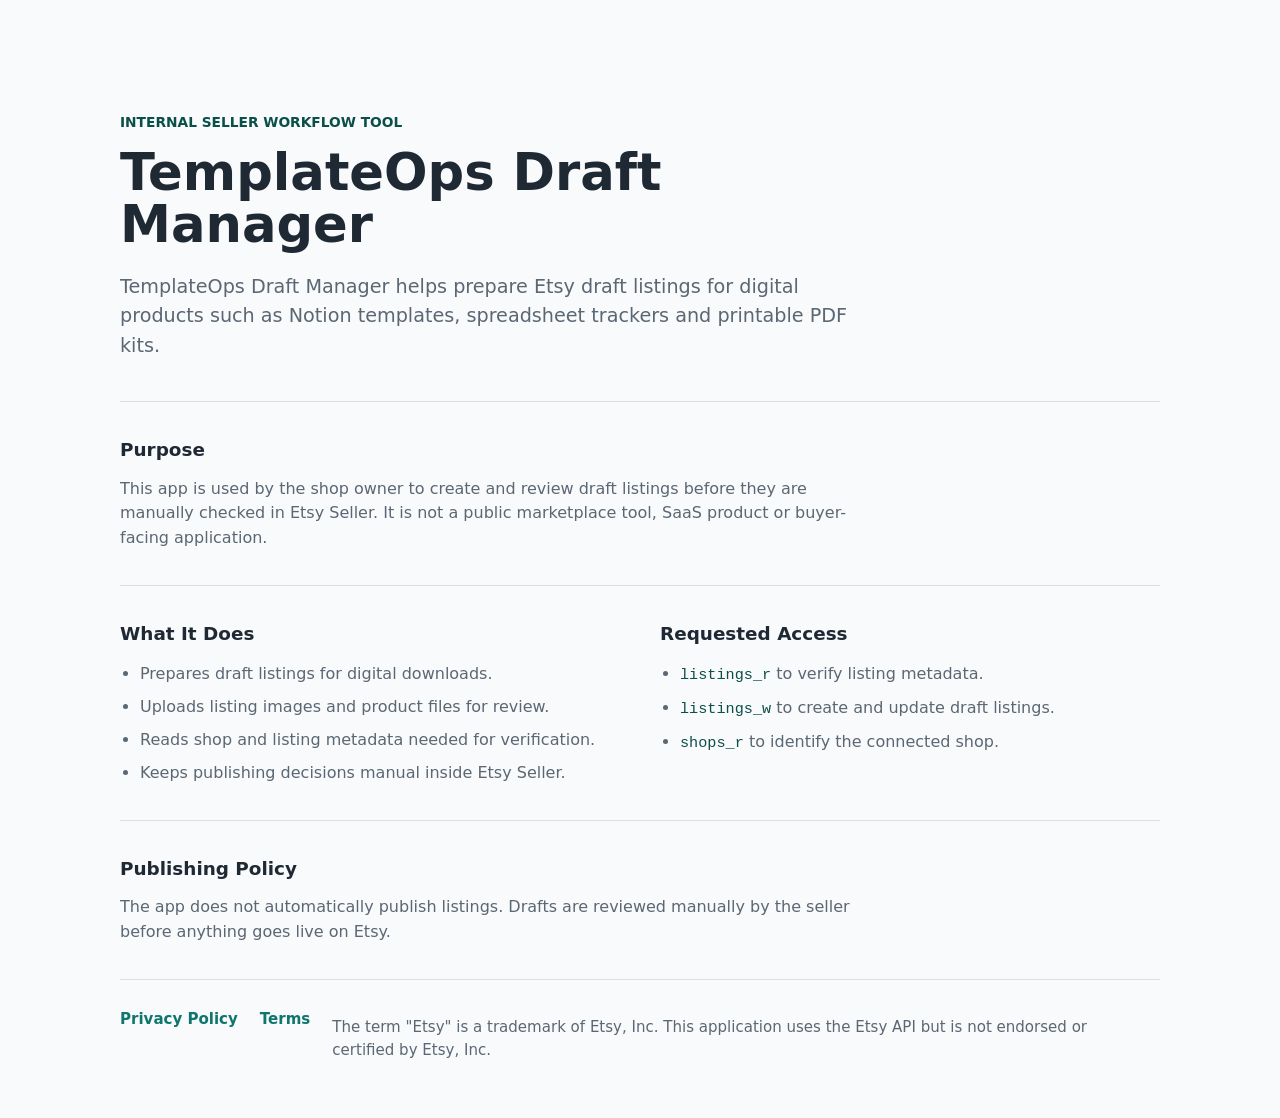
<file: index.html>
<!doctype html>
<html lang="en">
  <head>
    <meta charset="utf-8">
    <meta name="viewport" content="width=device-width, initial-scale=1">
    <title>TemplateOps Draft Manager</title>
    <meta name="description" content="Internal Etsy seller tool for preparing digital product draft listings.">
    <link rel="stylesheet" href="./styles.css">
  </head>
  <body>
    <main class="page">
      <section class="hero">
        <p class="eyebrow">Internal seller workflow tool</p>
        <h1>TemplateOps Draft Manager</h1>
        <p class="lede">
          TemplateOps Draft Manager helps prepare Etsy draft listings for digital products such as Notion templates, spreadsheet trackers and printable PDF kits.
        </p>
      </section>

      <section class="section">
        <h2>Purpose</h2>
        <p>
          This app is used by the shop owner to create and review draft listings before they are manually checked in Etsy Seller. It is not a public marketplace tool, SaaS product or buyer-facing application.
        </p>
      </section>

      <section class="section grid">
        <div>
          <h2>What It Does</h2>
          <ul>
            <li>Prepares draft listings for digital downloads.</li>
            <li>Uploads listing images and product files for review.</li>
            <li>Reads shop and listing metadata needed for verification.</li>
            <li>Keeps publishing decisions manual inside Etsy Seller.</li>
          </ul>
        </div>
        <div>
          <h2>Requested Access</h2>
          <ul>
            <li><code>listings_r</code> to verify listing metadata.</li>
            <li><code>listings_w</code> to create and update draft listings.</li>
            <li><code>shops_r</code> to identify the connected shop.</li>
          </ul>
        </div>
      </section>

      <section class="section">
        <h2>Publishing Policy</h2>
        <p>
          The app does not automatically publish listings. Drafts are reviewed manually by the seller before anything goes live on Etsy.
        </p>
      </section>

      <footer class="footer">
        <a href="./privacy.html">Privacy Policy</a>
        <a href="./terms.html">Terms</a>
        <p>
          The term "Etsy" is a trademark of Etsy, Inc. This application uses the Etsy API but is not endorsed or certified by Etsy, Inc.
        </p>
      </footer>
    </main>
  </body>
</html>
</file>
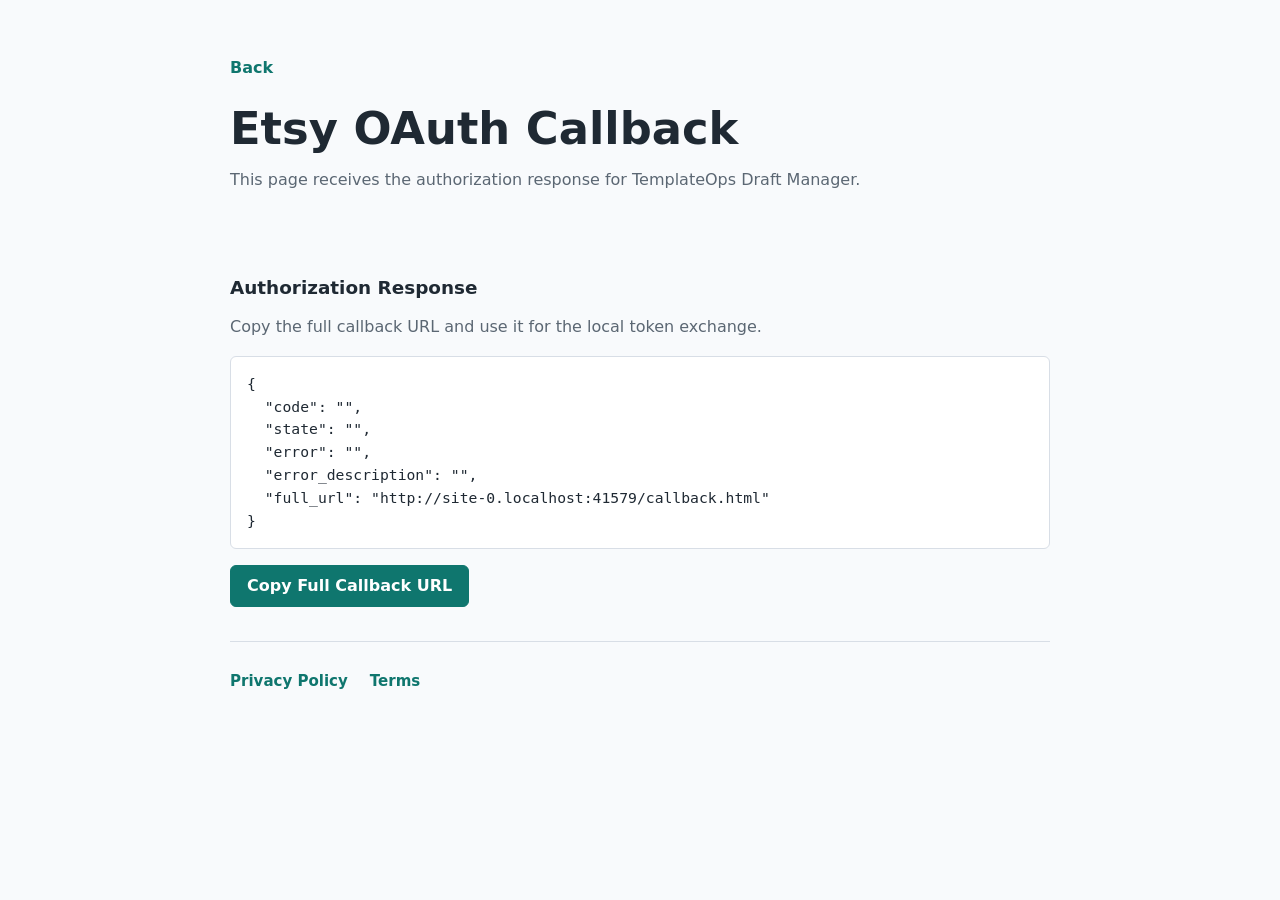
<file: callback.html>
<!doctype html>
<html lang="en">
  <head>
    <meta charset="utf-8">
    <meta name="viewport" content="width=device-width, initial-scale=1">
    <title>Etsy OAuth Callback | TemplateOps Draft Manager</title>
    <meta name="description" content="OAuth callback page for TemplateOps Draft Manager.">
    <link rel="stylesheet" href="./styles.css">
  </head>
  <body>
    <main class="page document">
      <a class="back" href="./index.html">Back</a>
      <h1>Etsy OAuth Callback</h1>
      <p class="muted">
        This page receives the authorization response for TemplateOps Draft Manager.
      </p>

      <section class="section">
        <h2>Authorization Response</h2>
        <p id="status">Reading callback parameters...</p>
        <pre id="callback-output" class="callback-output"></pre>
        <button id="copy-url" class="button" type="button">Copy Full Callback URL</button>
      </section>

      <footer class="footer">
        <a href="./privacy.html">Privacy Policy</a>
        <a href="./terms.html">Terms</a>
      </footer>
    </main>

    <script>
      const params = new URLSearchParams(window.location.search);
      const output = document.getElementById("callback-output");
      const status = document.getElementById("status");
      const data = {
        code: params.get("code") || "",
        state: params.get("state") || "",
        error: params.get("error") || "",
        error_description: params.get("error_description") || "",
        full_url: window.location.href
      };

      output.textContent = JSON.stringify(data, null, 2);
      status.textContent = data.error
        ? "Etsy returned an authorization error."
        : "Copy the full callback URL and use it for the local token exchange.";

      document.getElementById("copy-url").addEventListener("click", async () => {
        await navigator.clipboard.writeText(window.location.href);
      });
    </script>
  </body>
</html>
</file>
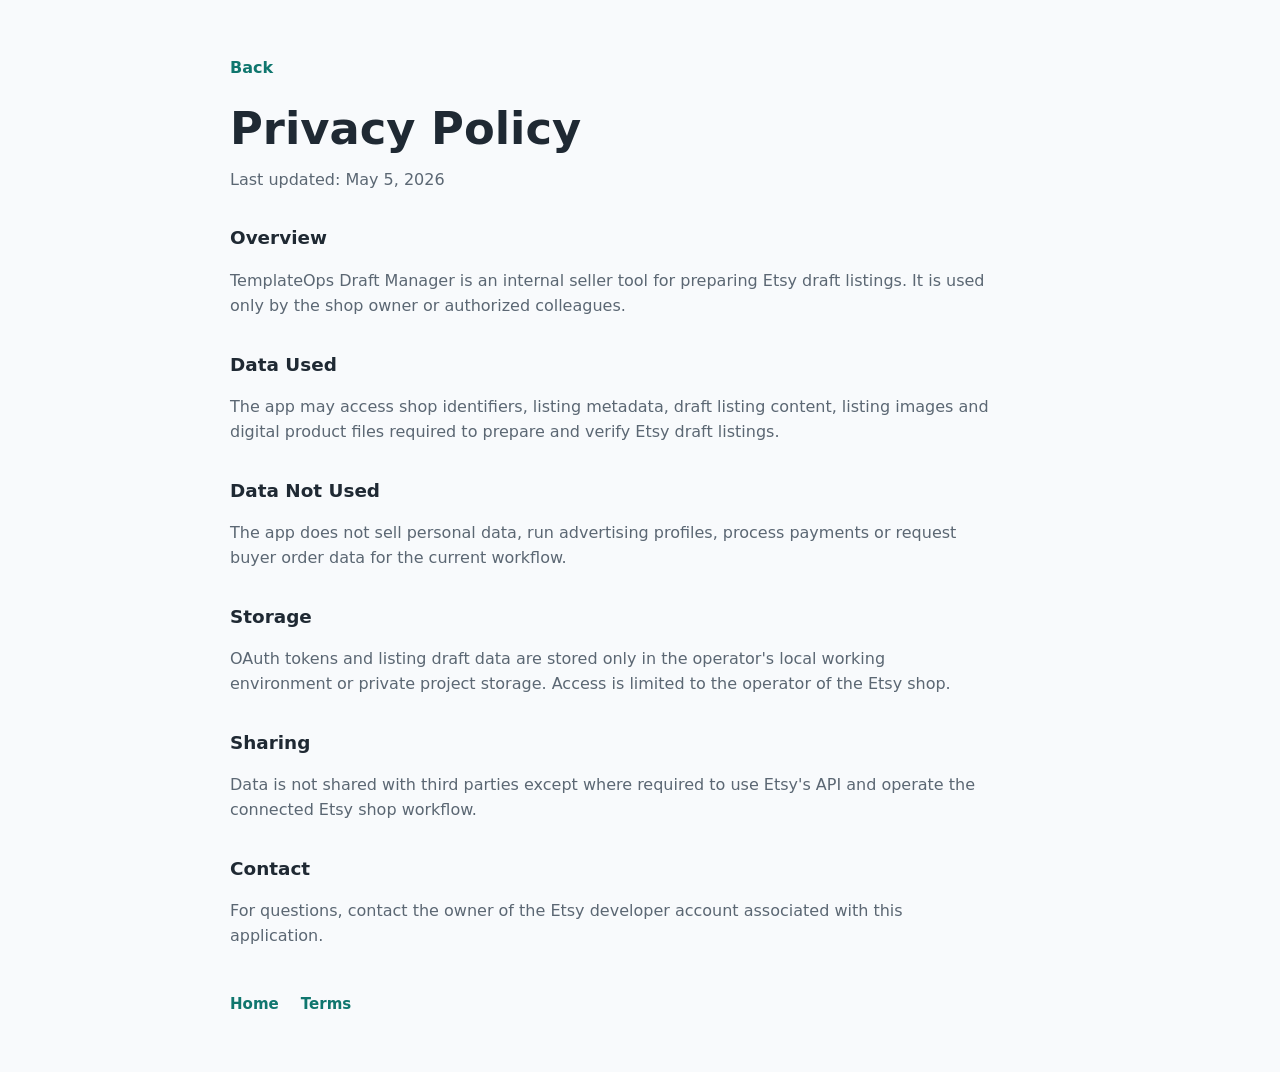
<file: privacy.html>
<!doctype html>
<html lang="en">
  <head>
    <meta charset="utf-8">
    <meta name="viewport" content="width=device-width, initial-scale=1">
    <title>Privacy Policy | TemplateOps Draft Manager</title>
    <meta name="description" content="Privacy policy for TemplateOps Draft Manager.">
    <link rel="stylesheet" href="./styles.css">
  </head>
  <body>
    <main class="page document">
      <a class="back" href="./index.html">Back</a>
      <h1>Privacy Policy</h1>
      <p class="muted">Last updated: May 5, 2026</p>

      <h2>Overview</h2>
      <p>
        TemplateOps Draft Manager is an internal seller tool for preparing Etsy draft listings. It is used only by the shop owner or authorized colleagues.
      </p>

      <h2>Data Used</h2>
      <p>
        The app may access shop identifiers, listing metadata, draft listing content, listing images and digital product files required to prepare and verify Etsy draft listings.
      </p>

      <h2>Data Not Used</h2>
      <p>
        The app does not sell personal data, run advertising profiles, process payments or request buyer order data for the current workflow.
      </p>

      <h2>Storage</h2>
      <p>
        OAuth tokens and listing draft data are stored only in the operator's local working environment or private project storage. Access is limited to the operator of the Etsy shop.
      </p>

      <h2>Sharing</h2>
      <p>
        Data is not shared with third parties except where required to use Etsy's API and operate the connected Etsy shop workflow.
      </p>

      <h2>Contact</h2>
      <p>
        For questions, contact the owner of the Etsy developer account associated with this application.
      </p>

      <footer class="footer">
        <a href="./index.html">Home</a>
        <a href="./terms.html">Terms</a>
      </footer>
    </main>
  </body>
</html>
</file>
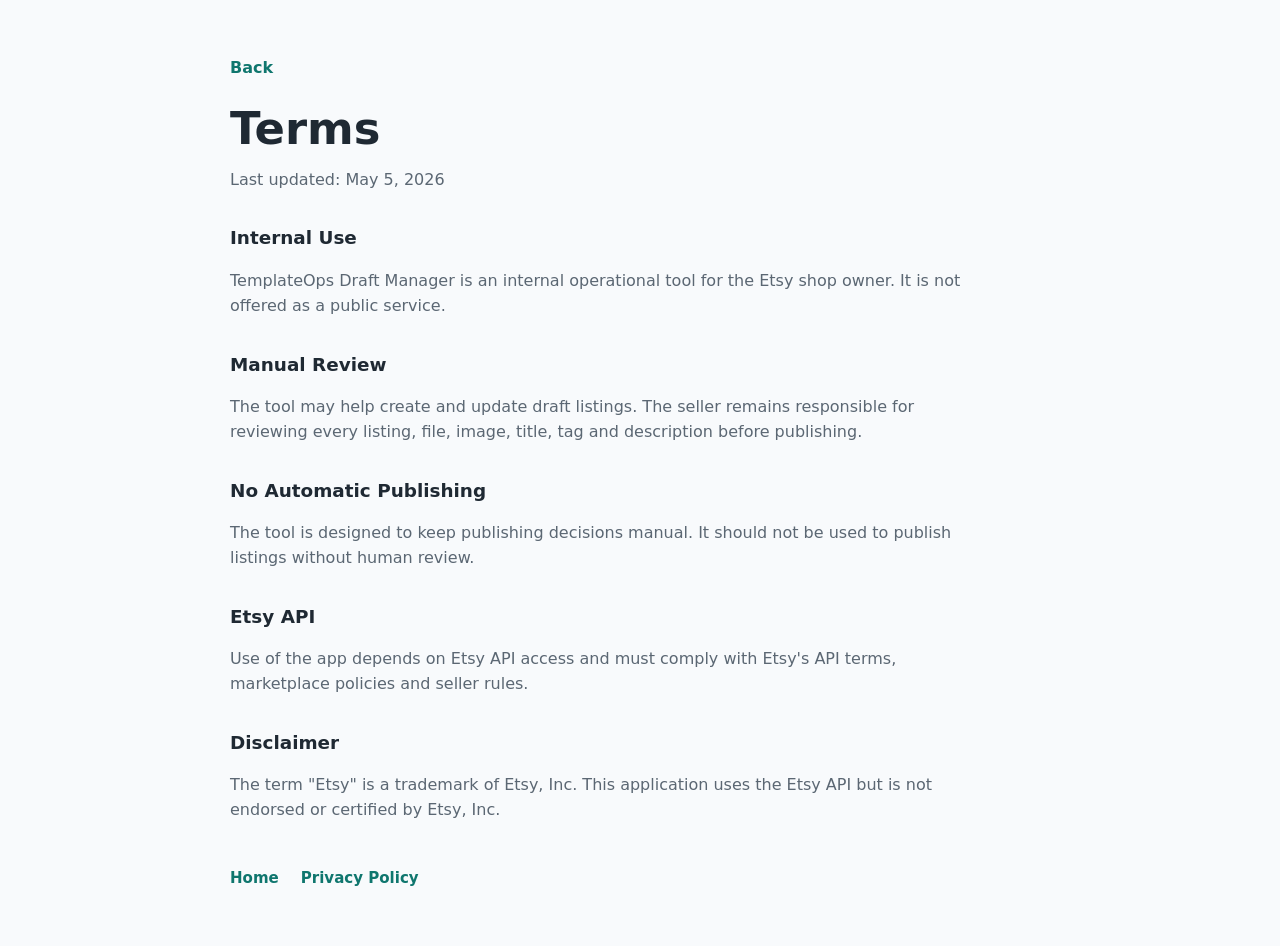
<file: terms.html>
<!doctype html>
<html lang="en">
  <head>
    <meta charset="utf-8">
    <meta name="viewport" content="width=device-width, initial-scale=1">
    <title>Terms | TemplateOps Draft Manager</title>
    <meta name="description" content="Terms for TemplateOps Draft Manager.">
    <link rel="stylesheet" href="./styles.css">
  </head>
  <body>
    <main class="page document">
      <a class="back" href="./index.html">Back</a>
      <h1>Terms</h1>
      <p class="muted">Last updated: May 5, 2026</p>

      <h2>Internal Use</h2>
      <p>
        TemplateOps Draft Manager is an internal operational tool for the Etsy shop owner. It is not offered as a public service.
      </p>

      <h2>Manual Review</h2>
      <p>
        The tool may help create and update draft listings. The seller remains responsible for reviewing every listing, file, image, title, tag and description before publishing.
      </p>

      <h2>No Automatic Publishing</h2>
      <p>
        The tool is designed to keep publishing decisions manual. It should not be used to publish listings without human review.
      </p>

      <h2>Etsy API</h2>
      <p>
        Use of the app depends on Etsy API access and must comply with Etsy's API terms, marketplace policies and seller rules.
      </p>

      <h2>Disclaimer</h2>
      <p>
        The term "Etsy" is a trademark of Etsy, Inc. This application uses the Etsy API but is not endorsed or certified by Etsy, Inc.
      </p>

      <footer class="footer">
        <a href="./index.html">Home</a>
        <a href="./privacy.html">Privacy Policy</a>
      </footer>
    </main>
  </body>
</html>
</file>
<file: styles.css>
:root {
  color-scheme: light;
  --ink: #1f2933;
  --muted: #5b6773;
  --line: #d8dee6;
  --paper: #f8fafc;
  --surface: #ffffff;
  --accent: #0f766e;
  --accent-ink: #0b4f49;
}

* {
  box-sizing: border-box;
}

body {
  margin: 0;
  background: var(--paper);
  color: var(--ink);
  font-family: Inter, ui-sans-serif, system-ui, -apple-system, BlinkMacSystemFont, "Segoe UI", sans-serif;
  line-height: 1.55;
}

.page {
  width: min(1040px, calc(100% - 40px));
  margin: 0 auto;
  padding: 56px 0;
}

.hero {
  padding: 56px 0 40px;
  border-bottom: 1px solid var(--line);
}

.eyebrow {
  margin: 0 0 14px;
  color: var(--accent-ink);
  font-size: 0.86rem;
  font-weight: 700;
  letter-spacing: 0;
  text-transform: uppercase;
}

h1,
h2 {
  margin: 0;
  letter-spacing: 0;
}

h1 {
  max-width: 780px;
  font-size: clamp(2.2rem, 4vw, 4.6rem);
  line-height: 1;
}

h2 {
  font-size: 1.15rem;
}

.lede {
  max-width: 760px;
  margin: 22px 0 0;
  color: var(--muted);
  font-size: 1.2rem;
}

.section {
  padding: 34px 0;
  border-bottom: 1px solid var(--line);
}

.section p {
  max-width: 760px;
  margin: 12px 0 0;
  color: var(--muted);
}

.grid {
  display: grid;
  grid-template-columns: repeat(2, minmax(0, 1fr));
  gap: 40px;
}

ul {
  margin: 14px 0 0;
  padding-left: 20px;
  color: var(--muted);
}

li + li {
  margin-top: 8px;
}

code {
  color: var(--accent-ink);
  font-family: "SFMono-Regular", Consolas, "Liberation Mono", monospace;
  font-size: 0.95em;
}

.footer {
  display: flex;
  flex-wrap: wrap;
  gap: 12px 22px;
  padding: 28px 0 0;
  color: var(--muted);
  font-size: 0.94rem;
}

.footer p {
  flex-basis: 100%;
  max-width: 760px;
  margin: 8px 0 0;
}

a {
  color: var(--accent);
  font-weight: 700;
  text-decoration: none;
}

a:hover {
  text-decoration: underline;
}

.document {
  max-width: 820px;
}

.document h1 {
  margin-top: 18px;
  font-size: clamp(2rem, 3.5vw, 3.4rem);
}

.document h2 {
  margin-top: 32px;
}

.document p {
  max-width: 760px;
  color: var(--muted);
}

.muted {
  color: var(--muted);
}

.back {
  display: inline-block;
  margin-bottom: 8px;
}

.callback-output {
  max-width: 100%;
  overflow-x: auto;
  margin: 16px 0;
  padding: 16px;
  border: 1px solid var(--line);
  border-radius: 6px;
  background: var(--surface);
  color: var(--ink);
  font-size: 0.92rem;
}

.button {
  display: inline-flex;
  align-items: center;
  min-height: 42px;
  padding: 0 16px;
  border: 1px solid var(--accent);
  border-radius: 6px;
  background: var(--accent);
  color: #ffffff;
  font: inherit;
  font-weight: 700;
  cursor: pointer;
}

.button:hover {
  background: var(--accent-ink);
}

@media (max-width: 720px) {
  .page {
    width: min(100% - 28px, 1040px);
    padding: 34px 0;
  }

  .hero {
    padding-top: 30px;
  }

  .grid {
    grid-template-columns: 1fr;
    gap: 0;
  }
}
</file>
